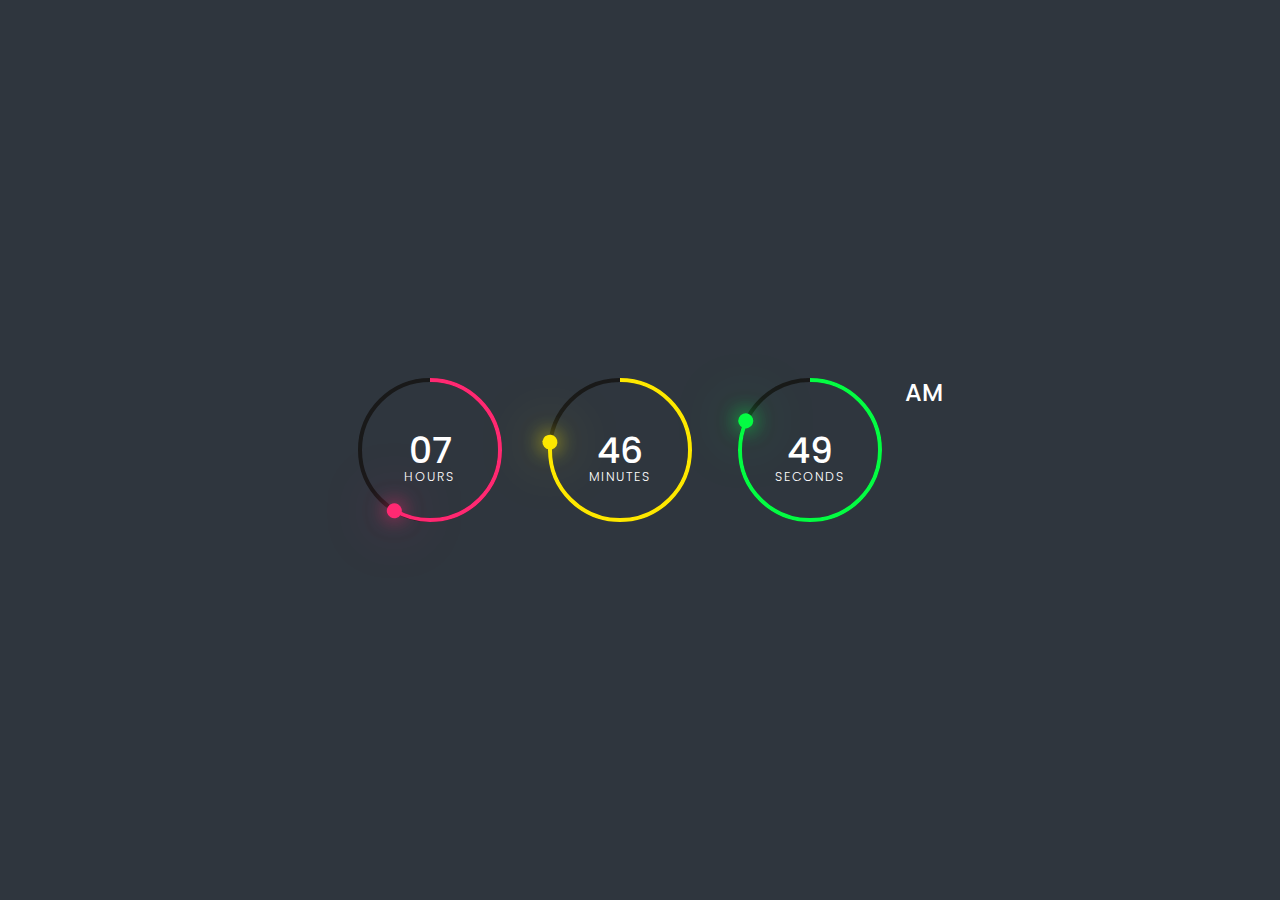
<file: index.html>
<!DOCTYPE html>
<html lang="en">
<head>
    <meta charset="UTF-8">
    <title>Digital clock</title>
    <style>
        @import url('https://fonts.googleapis.com/css?family=Poppins:200,300,400,500,600,700,800,900&display=swap');

        * {
            margin: 0;
            padding: 0;
            box-sizing: border-box;
            font-family: 'Poppins', sans-serif;
        }

        body {
            display: flex;
            justify-content: center;
            align-items: center;
            min-height: 100vh;
            background: #2f363e;
        }

        #time {
            display: flex;
            gap: 40px;
            color: #fff;
        }

        #time .circle {
            position: relative;
            width: 150px;
            height: 150px;
            display: flex;
            justify-content: center;
            align-items: center;
        }

        #time .circle svg {
            position: relative;
            width: 150px;
            height: 150px;
            transform: rotate(270deg);
        }

        #time .circle svg circle {
            width: 100%;
            height: 100%;
            fill: transparent;
            stroke: #191919;
            stroke-width: 4;
            transform: translate(5px, 5px);
        }

        #time .circle svg circle:nth-child(2) {
            stroke: var(--clr);
            stroke-dasharray: 440;
        }

        #time div {
            position: absolute;
            text-align: center;
            font-weight: 500;
            font-size: 1.5em;
        }

        #time div span {
            position: absolute;
            transform: translateX(-50%) translateY(-10px);
            font-size: 0.35em;
            font-weight: 300;
            letter-spacing: 0.1em;
            text-transform: uppercase;
        }

        #time .ap {
            position: relative;
            font-size: 1em;
            transform: translateX(-20px);
        }

        .dots {
            position: absolute;
            width: 100%;
            height: 100%;
            z-index: 10;
            display: flex;
            justify-content: center;
        }

        .dots::before {
            content: '';
            position: absolute;
            top: -3px;
            width: 15px;
            height: 15px;
            background: var(--clr);
            border-radius: 50%;
            box-shadow: 0 0 20px var(--clr),
            0 0 60px var(--clr);

        }
    </style>
</head>
<body>
<div id="time">
    <div class="circle" style="--clr:#ff2972;">
        <div class="dots hr_dot"></div>
        <svg>
            <circle cx="70" cy="70" r="70"></circle>
            <circle cx="70" cy="70" r="70" id="hh"></circle>
        </svg>
        <div id="hours">00</div>
    </div>
    <div class="circle" style="--clr:#fee800;">
        <div class="dots min_dot"></div>
        <svg>
            <circle cx="70" cy="70" r="70"></circle>
            <circle cx="70" cy="70" r="70" id="mm"></circle>
        </svg>
        <div id="minutes">00</div>
    </div>
    <div class="circle" style="--clr:#04fc43;">
        <div class="dots sec_dot"></div>
        <svg>
            <circle cx="70" cy="70" r="70"></circle>
            <circle cx="70" cy="70" r="70" id="ss"></circle>
        </svg>
        <div id="seconds">00</div>
    </div>
    <div class="ap">
        <div id="ampm">AM</div>
    </div>
</div>

<script>

    setInterval(() => {
        let hours = document.getElementById('hours');
        let minutes = document.getElementById('minutes');
        let seconds = document.getElementById('seconds');
        let ampm = document.getElementById('ampm');

        let hh = document.getElementById('hh');
        let mm = document.getElementById('mm');
        let ss = document.getElementById('ss');

        let hr_dot = document.querySelector('.hr_dot');
        let min_dot = document.querySelector('.min_dot');
        let sec_dot = document.querySelector('.sec_dot');

        let h = new Date().getHours();
        let m = new Date().getMinutes();
        let s = new Date().getSeconds();
        let am = h >= 12 ? "PM" : "AM";

        if (h > 12) {
            h = h - 12;
        }

        h = (h < 10) ? "0" + h : h;
        m = (m < 10) ? "0" + m : m;
        s = (s < 10) ? "0" + s : s;

        hours.innerHTML = h + "<br><span>Hours</span>";
        minutes.innerHTML = m + "<br><span>Minutes</span>";
        seconds.innerHTML = s + "<br><span>Seconds</span>";
        ampm.innerHTML = am;

        hh.style.strokeDashoffset = 440 - (440 * h) / 12;
        mm.style.strokeDashoffset = 440 - (440 * m) / 60;
        ss.style.strokeDashoffset = 440 - (440 * s) / 60;

        hr_dot.style.transform = `rotate(${h * 30}deg`;
        min_dot.style.transform = `rotate(${m * 6}deg`;
        sec_dot.style.transform = `rotate(${s * 6}deg`;
    })
</script>
</body>
</html>
</file>
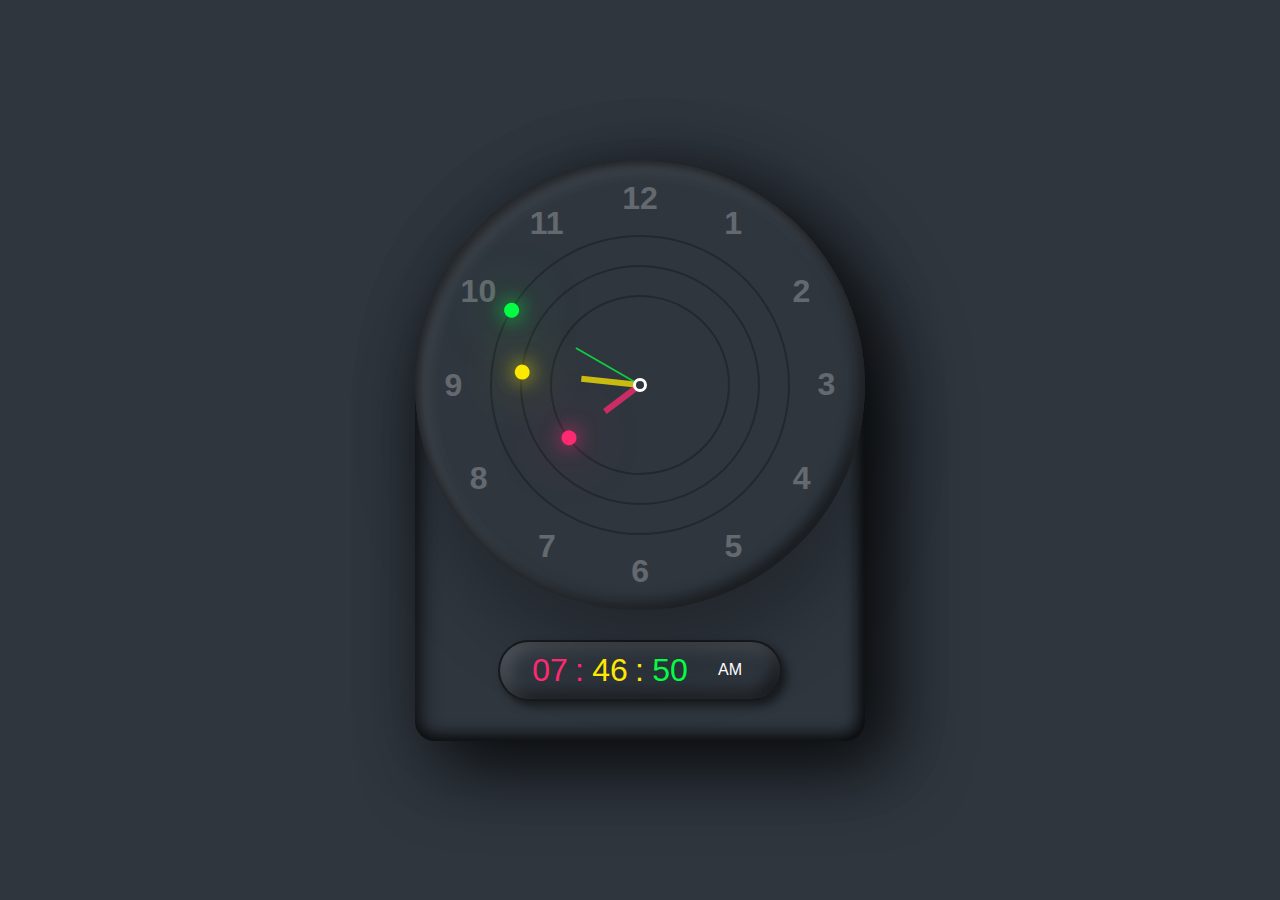
<file: Clock/index.html>
<!DOCTYPE html>
<html lang="en">
<head>
    <meta charset="UTF-8">
    <title>Clock</title>
    <link rel="stylesheet" href="style.css">
</head>
<body>
<div class="container">
    <div class="clock">

        <div class="circle" id="sc" style="--clr:#04fc43"><i></i></div>
        <div class="circle circle2" id="mn" style="--clr:#fee800"><i></i></div>
        <div class="circle circle3" id="hr" style="--clr:#ff2972"><i></i></div>

        <span style="--i:1;"><b>1</b></span>
        <span style="--i:2;"><b>2</b></span>
        <span style="--i:3;"><b>3</b></span>
        <span style="--i:4;"><b>4</b></span>
        <span style="--i:5;"><b>5</b></span>
        <span style="--i:6;"><b>6</b></span>
        <span style="--i:7;"><b>7</b></span>
        <span style="--i:8;"><b>8</b></span>
        <span style="--i:9;"><b>9</b></span>
        <span style="--i:10;"><b>10</b></span>
        <span style="--i:11;"><b>11</b></span>
        <span style="--i:12;"><b>12</b></span>
    </div>

    <div id="time">
        <div id="hour" style="--clr:#ff2972;">00</div>
        <div id="minutes" style="--clr:#fee800;">00</div>
        <div id="seconds" style="--clr:#04fc43;">00</div>
        <div id="ampm">AM</div>
    </div>
</div>

<script>
    let hr = document.querySelector('#hr');
    let mn = document.querySelector('#mn');
    let sc = document.querySelector('#sc');

    setInterval(() => {
        let day = new Date();
        let hh = day.getHours() * 30;
        let mm = day.getMinutes() * 6;
        let ss = day.getSeconds() * 6;

        hr.style.transform = `rotateZ(${hh + (mm / 12)}deg)`;
        mn.style.transform = `rotateZ(${mm}deg)`;
        sc.style.transform = `rotateZ(${ss}deg)`;

        // Digital clock
        let hours = document.getElementById('hour');
        let minutes = document.getElementById('minutes');
        let seconds = document.getElementById('seconds');
        let ampm = document.getElementById('ampm');

        let h = new Date().getHours();
        let m = new Date().getMinutes();
        let s = new Date().getSeconds();

        let am = h >= 12 ? "PM" : "AM"

        //convert 24hr clock to 12hr clock
        if (h > 12){
            h = h - 12;
        }

        // add zero before single digit number
        h = (h < 10) ? "0" + h : h
        m = (m < 10) ? "0" + m : m
        s = (s < 10) ? "0" + s : s

        hours.innerHTML = h;
        minutes.innerHTML = m;
        seconds.innerHTML = s;
        ampm.innerHTML = am;
    });
</script>

</body>
</html>
</file>
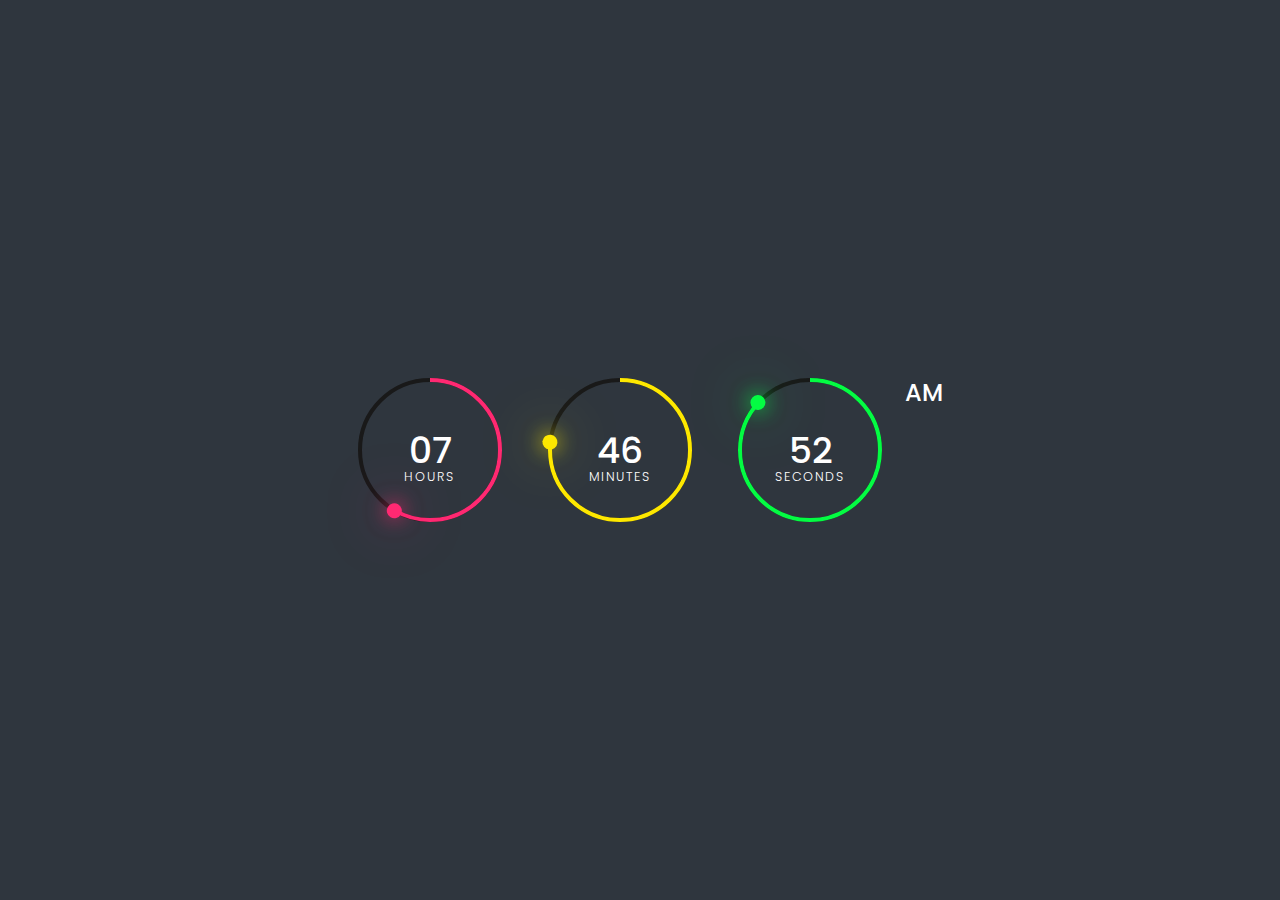
<file: Digital clock/index.html>
<!DOCTYPE html>
<!--https://www.youtube.com/watch?v=yXFiTDfhSXo&t=995s&ab_channel=OnlineTutorials-->
<html lang="en">
<head>
    <meta charset="UTF-8">
    <title>Digital clock</title>
    <link rel="stylesheet" href="style.css">
</head>
<body>
<div id="time">
    <div class="circle" style="--clr:#ff2972;">
        <div class="dots hr_dot"></div>
        <svg>
            <circle cx="70" cy="70" r="70"></circle>
            <circle cx="70" cy="70" r="70" id="hh"></circle>
        </svg>
        <div id="hours">00</div>
    </div>
    <div class="circle" style="--clr:#fee800;">
        <div class="dots min_dot"></div>
        <svg>
            <circle cx="70" cy="70" r="70"></circle>
            <circle cx="70" cy="70" r="70" id="mm"></circle>
        </svg>
        <div id="minutes">00</div>
    </div>
    <div class="circle" style="--clr:#04fc43;">
        <div class="dots sec_dot"></div>
        <svg>
            <circle cx="70" cy="70" r="70"></circle>
            <circle cx="70" cy="70" r="70" id="ss"></circle>
        </svg>
        <div id="seconds">00</div>
    </div>
    <div class="ap">
        <div id="ampm">AM</div>
    </div>
</div>

<script>

    setInterval(() => {
        let hours = document.getElementById('hours');
        let minutes = document.getElementById('minutes');
        let seconds = document.getElementById('seconds');
        let ampm = document.getElementById('ampm');

        let hh = document.getElementById('hh');
        let mm = document.getElementById('mm');
        let ss = document.getElementById('ss');

        let hr_dot = document.querySelector('.hr_dot');
        let min_dot = document.querySelector('.min_dot');
        let sec_dot = document.querySelector('.sec_dot');

        let h = new Date().getHours();
        let m = new Date().getMinutes();
        let s = new Date().getSeconds();
        let am = h >= 12 ? "PM" : "AM";

        if (h > 12) {
            h = h - 12;
        }

        h = (h < 10) ? "0" + h : h;
        m = (m < 10) ? "0" + m : m;
        s = (s < 10) ? "0" + s : s;

        hours.innerHTML = h + "<br><span>Hours</span>";
        minutes.innerHTML = m + "<br><span>Minutes</span>";
        seconds.innerHTML = s + "<br><span>Seconds</span>";
        ampm.innerHTML = am;

        hh.style.strokeDashoffset = 440 - (440 * h) / 12;
        mm.style.strokeDashoffset = 440 - (440 * m) / 60;
        ss.style.strokeDashoffset = 440 - (440 * s) / 60;

        hr_dot.style.transform = `rotate(${h * 30}deg`;
        min_dot.style.transform = `rotate(${m * 6}deg`;
        sec_dot.style.transform = `rotate(${s * 6}deg`;
    })
</script>
</body>
</html>
</file>
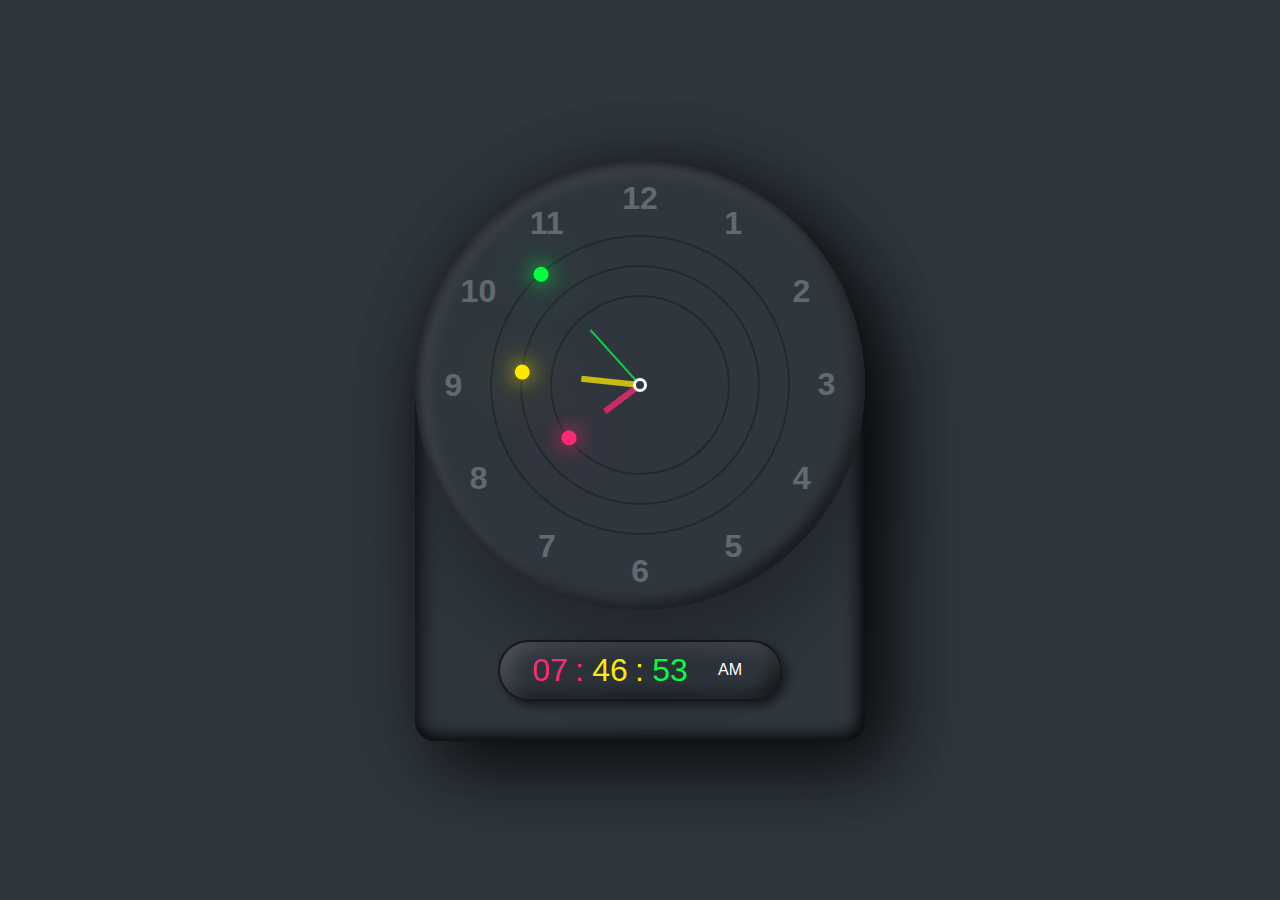
<file: Clock/index2.html>
<!DOCTYPE html>
<html lang="en">
<head>
    <meta charset="UTF-8">
    <title>Clock</title>
    <link rel="stylesheet" href="style.css">
    <style>
        @import url('https://fonts.googleapis.com/css?family=Poppins:200,300,400,500,600,700,800,900&display=swap');

* {
    margin: 0;
    padding: 0;
    box-sizing: border-box;
    font-family: 'Popins', sans-serif;
}

body {
    display: flex;
    justify-content: center;
    align-items: center;
    min-height: 100vh;
    background: #2f363e;
}

.container {
    position: relative;
    background: #2f363e;
    /*min-height: 500px;*/
    border-radius: 20px;
    border-top-left-radius: 225px;
    border-top-right-radius: 225px;
    box-shadow: 25px 25px 75px rgba(0, 0, 0, 0.75),
    10px 10px 70px rgba(0, 0, 0, 0.25),
    inset 5px 5px 20px rgba(0, 0, 0, 0.5),
    inset 5px 5px 20px rgba(0, 0, 0, 0.2),
    inset -5px -5px 15px rgba(0, 0, 0, 0.75);
    display: flex;
    justify-content: center;
    align-items: center;
    flex-direction: column;
}

.clock {
    position: relative;
    width: 450px;
    height: 450px;
    background: #2f363e;
    border-radius: 50%;
    box-shadow: 10px 50px 70px rgba(0, 0, 0, 0.25),
    inset 5px 5px 10px rgba(0, 0, 0, 0.5),
    inset 5px 5px 20px rgba(255, 255, 255, 0.2),
    inset -5px -5px 15px rgba(0, 0, 0, 0.75);
    display: flex;
    justify-content: center;
    align-items: center;
    margin-bottom: 30px;
}

.clock::before {
    content: '';
    position: absolute;
    width: 8px;
    height: 8px;
    background: #2f363e;
    border: 3px solid #fff;
    border-radius: 50%;
    z-index: 100000;
}

.clock span {
    position: absolute;
    inset: 20px;
    color: #fff;
    text-align: center;
    transform: rotate(calc(30deg * var(--i)));
}

.clock span b {
    font-size: 2em;
    opacity: 0.25;
    font-weight: 600;
    display: inline-block;
    transform: rotate(calc(-30deg * var(--i)));
}

.circle {
    position: absolute;
    width: 300px;
    height: 300px;
    border: 2px solid rgba(0, 0, 0, 0.25);
    border-radius: 50%;
    display: flex;
    justify-content: center;
    align-items: flex-start;
    z-index: 10;
}

.circle i {
    position: absolute;
    width: 6px;
    height: 50%;
    background: var(--clr);
    opacity: 0.75;
    transform-origin: bottom;
    transform: scaleY(0.5);
}

.circle:nth-child(1) i {
    width: 2px;
}

.circle:nth-child(2) i {
    width: 6px;
}

.circle2 {
    width: 240px;
    height: 240px;
    z-index: 9;
}

.circle3 {
    width: 180px;
    height: 180px;
    z-index: 8;
}

.circle::before {
    content: '';
    position: absolute;
    top: -8.5px;
    width: 15px;
    height: 15px;
    border-radius: 50%;
    background: var(--clr);
    box-shadow: 0 0 20px var(--clr),
    0 0 60px var(--clr);
}

#time {
    margin-bottom: 40px;
    display: flex;
    padding: 10px 20px;
    font-size: 2em;
    font-weight: 600;
    border: 2px solid rgba(0, 0, 0, 0.5);
    border-radius: 40px;
    box-shadow: 5px 5px 10px rgba(0, 0, 0, 0.5),
    inset 5px 5px 20px rgba(255, 255, 255, 0.2),
    inset -5px -5px 15px rgba(0, 0, 0, 0.75);
}
#time div
{
    position: relative;
    width: 60px;
    text-align: center;
    font-weight: 500;
    color: var(--clr);
}
#time div:nth-child(1)::after,
#time div:nth-child(2)::after
{
    content: ':';
    position: absolute;
    right: -4px;
}
#time div:last-child
{
    font-size: 0.5em;
    display: flex;
    justify-content: center;
    align-items: center;
    color:#fff;
}
#time div:nth-child(2)::after
{
    animation: animate 1s steps(1) infinite;
}
@keyframes animate
{
    0%
    {
        opacity: 1;
    }
    50%
    {
        opacity: 0;
    }
}
    </style>
</head>
<body>
<div class="container">
    <div class="clock">

        <div class="circle" id="sc" style="--clr:#04fc43"><i></i></div>
        <div class="circle circle2" id="mn" style="--clr:#fee800"><i></i></div>
        <div class="circle circle3" id="hr" style="--clr:#ff2972"><i></i></div>

        <span style="--i:1;"><b>1</b></span>
        <span style="--i:2;"><b>2</b></span>
        <span style="--i:3;"><b>3</b></span>
        <span style="--i:4;"><b>4</b></span>
        <span style="--i:5;"><b>5</b></span>
        <span style="--i:6;"><b>6</b></span>
        <span style="--i:7;"><b>7</b></span>
        <span style="--i:8;"><b>8</b></span>
        <span style="--i:9;"><b>9</b></span>
        <span style="--i:10;"><b>10</b></span>
        <span style="--i:11;"><b>11</b></span>
        <span style="--i:12;"><b>12</b></span>
    </div>

    <div id="time">
        <div id="hour" style="--clr:#ff2972;">00</div>
        <div id="minutes" style="--clr:#fee800;">00</div>
        <div id="seconds" style="--clr:#04fc43;">00</div>
        <div id="ampm">AM</div>
    </div>
</div>

<script>
    let hr = document.querySelector('#hr');
    let mn = document.querySelector('#mn');
    let sc = document.querySelector('#sc');

    setInterval(() => {
        let day = new Date();
        let hh = day.getHours() * 30;
        let mm = day.getMinutes() * 6;
        let ss = day.getSeconds() * 6;

        hr.style.transform = `rotateZ(${hh + (mm / 12)}deg)`;
        mn.style.transform = `rotateZ(${mm}deg)`;
        sc.style.transform = `rotateZ(${ss}deg)`;

        // Digital clock
        let hours = document.getElementById('hour');
        let minutes = document.getElementById('minutes');
        let seconds = document.getElementById('seconds');
        let ampm = document.getElementById('ampm');

        let h = new Date().getHours();
        let m = new Date().getMinutes();
        let s = new Date().getSeconds();

        let am = h >= 12 ? "PM" : "AM"

        //convert 24hr clock to 12hr clock
        if (h > 12){
            h = h - 12;
        }

        // add zero before single digit number
        h = (h < 10) ? "0" + h : h
        m = (m < 10) ? "0" + m : m
        s = (s < 10) ? "0" + s : s

        hours.innerHTML = h;
        minutes.innerHTML = m;
        seconds.innerHTML = s;
        ampm.innerHTML = am;
    });
</script>

</body>
</html>
</file>
<file: Clock/style.css>
@import url('https://fonts.googleapis.com/css?family=Poppins:200,300,400,500,600,700,800,900&display=swap');

* {
    margin: 0;
    padding: 0;
    box-sizing: border-box;
    font-family: 'Popins', sans-serif;
}

body {
    display: flex;
    justify-content: center;
    align-items: center;
    min-height: 100vh;
    background: #2f363e;
}

.container {
    position: relative;
    background: #2f363e;
    /*min-height: 500px;*/
    border-radius: 20px;
    border-top-left-radius: 225px;
    border-top-right-radius: 225px;
    box-shadow: 25px 25px 75px rgba(0, 0, 0, 0.75),
    10px 10px 70px rgba(0, 0, 0, 0.25),
    inset 5px 5px 20px rgba(0, 0, 0, 0.5),
    inset 5px 5px 20px rgba(0, 0, 0, 0.2),
    inset -5px -5px 15px rgba(0, 0, 0, 0.75);
    display: flex;
    justify-content: center;
    align-items: center;
    flex-direction: column;
}

.clock {
    position: relative;
    width: 450px;
    height: 450px;
    background: #2f363e;
    border-radius: 50%;
    box-shadow: 10px 50px 70px rgba(0, 0, 0, 0.25),
    inset 5px 5px 10px rgba(0, 0, 0, 0.5),
    inset 5px 5px 20px rgba(255, 255, 255, 0.2),
    inset -5px -5px 15px rgba(0, 0, 0, 0.75);
    display: flex;
    justify-content: center;
    align-items: center;
    margin-bottom: 30px;
}

.clock::before {
    content: '';
    position: absolute;
    width: 8px;
    height: 8px;
    background: #2f363e;
    border: 3px solid #fff;
    border-radius: 50%;
    z-index: 100000;
}

.clock span {
    position: absolute;
    inset: 20px;
    color: #fff;
    text-align: center;
    transform: rotate(calc(30deg * var(--i)));
}

.clock span b {
    font-size: 2em;
    opacity: 0.25;
    font-weight: 600;
    display: inline-block;
    transform: rotate(calc(-30deg * var(--i)));
}

.circle {
    position: absolute;
    width: 300px;
    height: 300px;
    border: 2px solid rgba(0, 0, 0, 0.25);
    border-radius: 50%;
    display: flex;
    justify-content: center;
    align-items: flex-start;
    z-index: 10;
}

.circle i {
    position: absolute;
    width: 6px;
    height: 50%;
    background: var(--clr);
    opacity: 0.75;
    transform-origin: bottom;
    transform: scaleY(0.5);
}

.circle:nth-child(1) i {
    width: 2px;
}

.circle:nth-child(2) i {
    width: 6px;
}

.circle2 {
    width: 240px;
    height: 240px;
    z-index: 9;
}

.circle3 {
    width: 180px;
    height: 180px;
    z-index: 8;
}

.circle::before {
    content: '';
    position: absolute;
    top: -8.5px;
    width: 15px;
    height: 15px;
    border-radius: 50%;
    background: var(--clr);
    box-shadow: 0 0 20px var(--clr),
    0 0 60px var(--clr);
}

#time {
    margin-bottom: 40px;
    display: flex;
    padding: 10px 20px;
    font-size: 2em;
    font-weight: 600;
    border: 2px solid rgba(0, 0, 0, 0.5);
    border-radius: 40px;
    box-shadow: 5px 5px 10px rgba(0, 0, 0, 0.5),
    inset 5px 5px 20px rgba(255, 255, 255, 0.2),
    inset -5px -5px 15px rgba(0, 0, 0, 0.75);
}
#time div
{
    position: relative;
    width: 60px;
    text-align: center;
    font-weight: 500;
    color: var(--clr);
}
#time div:nth-child(1)::after,
#time div:nth-child(2)::after
{
    content: ':';
    position: absolute;
    right: -4px;
}
#time div:last-child
{
    font-size: 0.5em;
    display: flex;
    justify-content: center;
    align-items: center;
    color:#fff;
}
#time div:nth-child(2)::after
{
    animation: animate 1s steps(1) infinite;
}
@keyframes animate
{
    0%
    {
        opacity: 1;
    }
    50%
    {
        opacity: 0;
    }
}
</file>
<file: Digital clock/style.css>
@import url('https://fonts.googleapis.com/css?family=Poppins:200,300,400,500,600,700,800,900&display=swap');

* {
    margin: 0;
    padding: 0;
    box-sizing: border-box;
    font-family: 'Poppins', sans-serif;
}

body {
    display: flex;
    justify-content: center;
    align-items: center;
    min-height: 100vh;
    background: #2f363e;
}

#time {
    display: flex;
    gap: 40px;
    color: #fff;
}

#time .circle {
    position: relative;
    width: 150px;
    height: 150px;
    display: flex;
    justify-content: center;
    align-items: center;
}

#time .circle svg {
    position: relative;
    width: 150px;
    height: 150px;
    transform: rotate(270deg);
}

#time .circle svg circle {
    width: 100%;
    height: 100%;
    fill: transparent;
    stroke: #191919;
    stroke-width: 4;
    transform: translate(5px, 5px);
}

#time .circle svg circle:nth-child(2) {
    stroke: var(--clr);
    stroke-dasharray: 440;
}

#time div {
    position: absolute;
    text-align: center;
    font-weight: 500;
    font-size: 1.5em;
}

#time div span {
    position: absolute;
    transform: translateX(-50%) translateY(-10px);
    font-size: 0.35em;
    font-weight: 300;
    letter-spacing: 0.1em;
    text-transform: uppercase;
}

#time .ap {
    position: relative;
    font-size: 1em;
    transform: translateX(-20px);
}

.dots {
    position: absolute;
    width: 100%;
    height: 100%;
    z-index: 10;
    display: flex;
    justify-content: center;
}

.dots::before {
    content: '';
    position: absolute;
    top: -3px;
    width: 15px;
    height: 15px;
    background: var(--clr);
    border-radius: 50%;
    box-shadow: 0 0 20px var(--clr),
    0 0 60px var(--clr);

}
</file>
